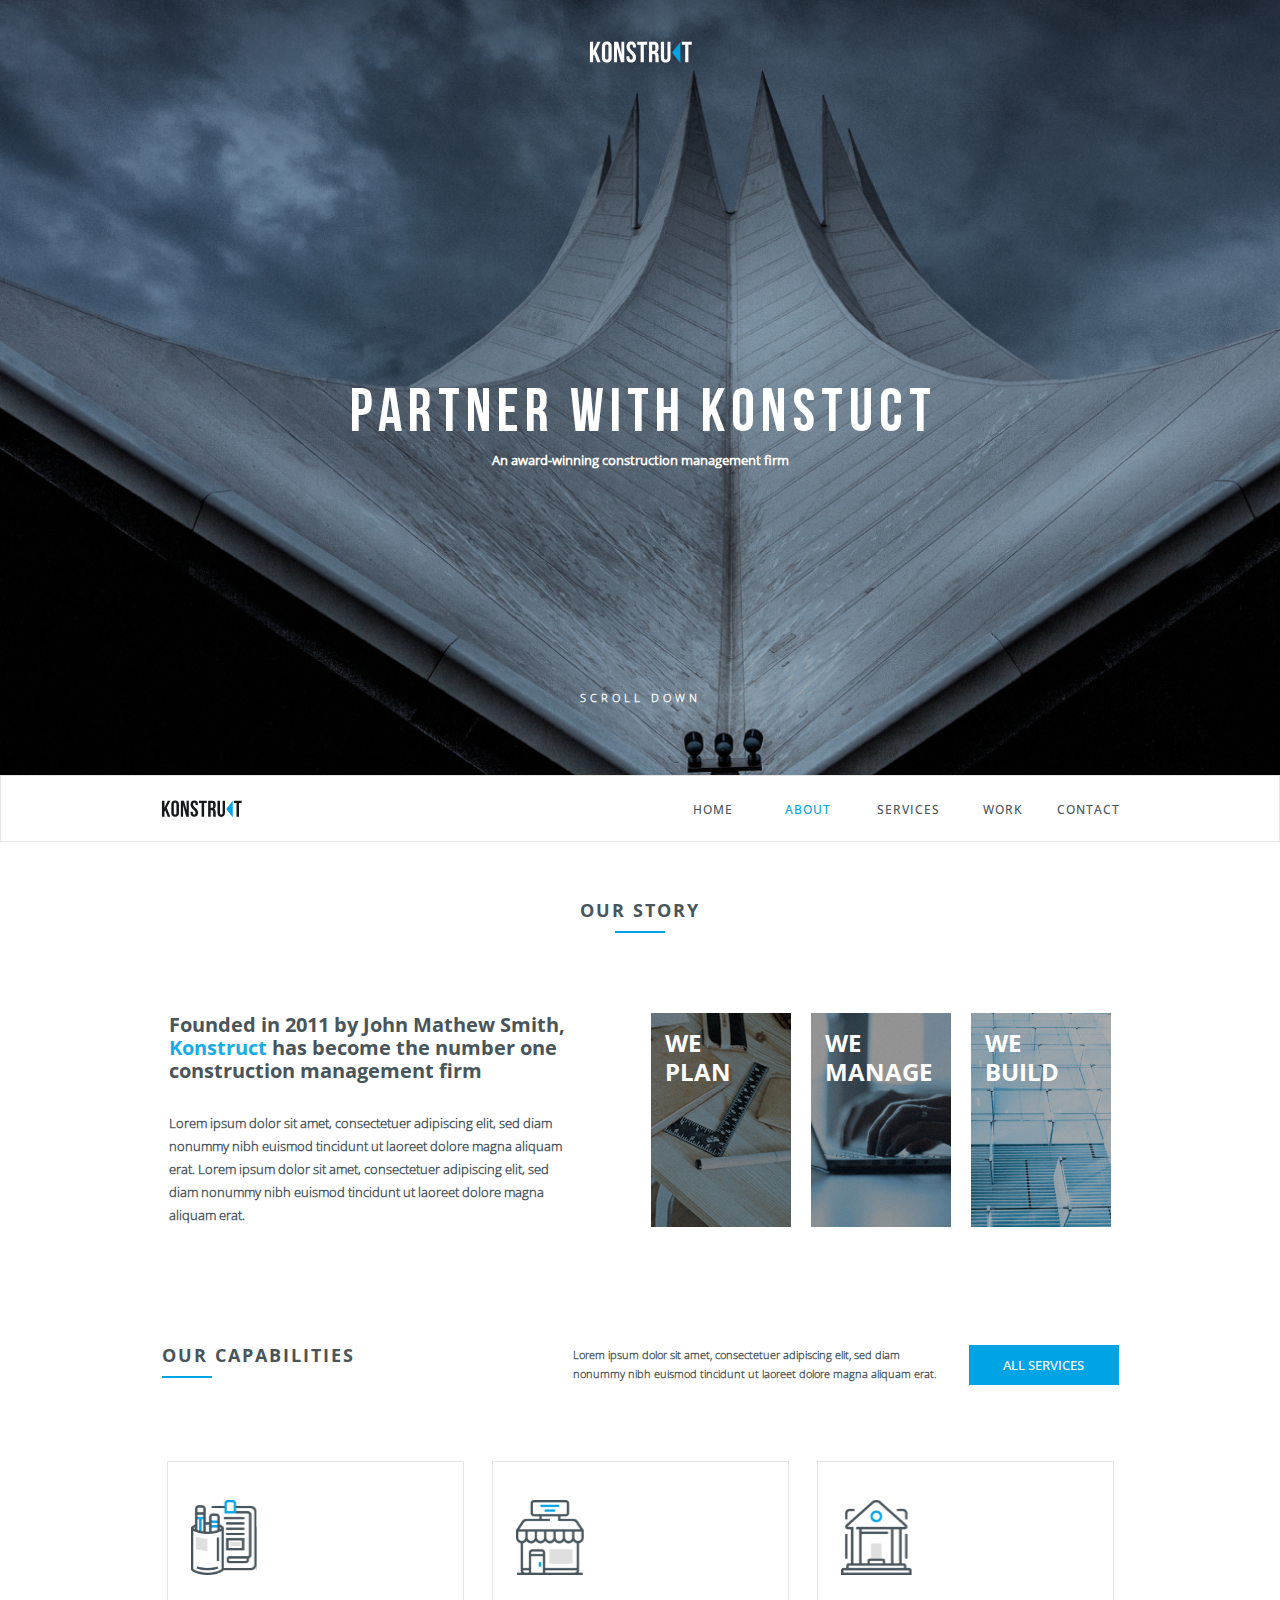
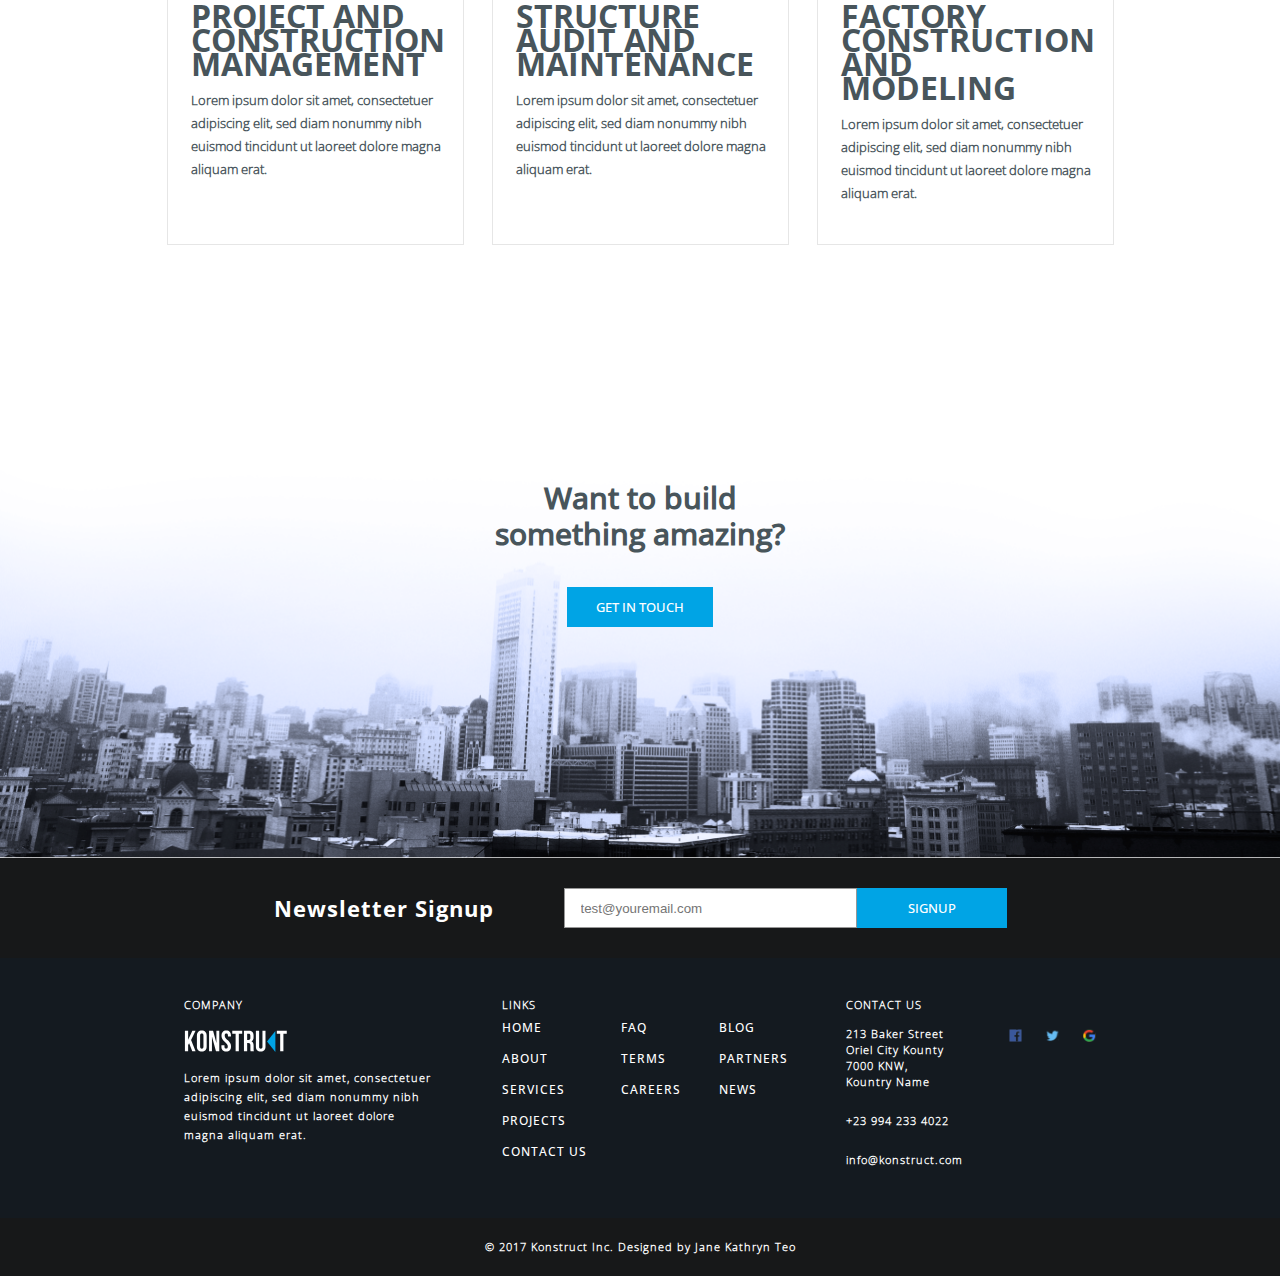
<file: first_site/index.html>
<!DOCTYPE html>
<html lang="en">
    <head>
        <meta charset="UTF-8">
        <title>Konstrukt</title>
        <link rel="stylesheet" type="text/css" href="styles/fonts.css">
        <link rel="stylesheet" type="text/css" href="styles/buttons.css">
        <link rel="stylesheet" type="text/css" href="styles/header.css">
        <link rel="stylesheet" type="text/css" href="styles/main.css">
        <link rel="stylesheet" type="text/css" href="styles/footer.css">
    </head>
    <body>
        <header>
            <section class="header__main">
                <img class="header__logo" src="images/logos/logoWhite.svg">

                <h1 class="header__text-title">
                    PARTNER WITH KONSTUCT
                </h1>
                <h5 class="header__text-subtitle">
                    An award-winning construction management firm
                </h5>
                <h5 class="header__text-subtitle2">
                    SCROLL DOWN
                </h5>
            </section>
        </header>

        <main class="main">
            <section class="main__navbar">
                <img class="main__logo-navbar" src="images/logos/logoBlack.svg">

                <nav class="main__nav-navbar">
                    <a class="main__nav-home" href="#">HOME</a>
                    <a class="main__nav-about" href="#">ABOUT</a>
                    <a class="main__nav-services" href="#">SERVICES</a>
                    <a class="main__nav-work" href="#">WORK</a>
                    <a class="main__nav-contact" href="#">CONTACT</a>
                </nav>
            </section>

            <section class="main__story">
                <h1 class="main__story-title">
                    OUR STORY
                </h1>
                <hr class="main__story-line">
                <section class="main__story-after-title">
                    <section class="main__story-text">
                        <h1 class="main__story-text-first-subtitle">
                            Founded in 2011 by John Mathew Smith,
                            <span class="main__story-text-first-subtitle-blue">
                                Konstruct
                            </span>
                            has become the number one construction
                            management firm
                        </h1>
                        <h1 class="main__story-text-second-subtitle">
                            Lorem ipsum dolor sit amet, consectetuer
                            adipiscing elit, sed diam nonummy nibh
                            euismod tincidunt ut laoreet dolore magna
                            aliquam erat. Lorem ipsum dolor sit amet,
                            consectetuer adipiscing elit, sed diam
                            nonummy nibh euismod tincidunt ut laoreet
                            dolore magna aliquam erat.
                        </h1>
                    </section>

                    <section class="main__story-card">
                        <section class="main__story-first-card">
                            <h1 class="main__story-first-card-text">
                                WE
                                <br>
                                PLAN
                            </h1>
                        </section>

                        <section class="main__story-second-card">
                            <h1 class="main__story-second-card-text">
                                WE
                                <br>
                                MANAGE
                            </h1>
                        </section>

                        <section class="main__story-third-card">
                            <h1 class="main__story-third-card-text">
                                WE
                                <br>
                                BUILD
                            </h1>
                        </section>
                    </section>
                </section>

            </section>

            <section class="main__capabilities">
                <section class="main__cap-header">
                    <section class="main__cap-header-title">
                        <h1 class="main__cap-header-title-text">
                            OUR CAPABILITIES
                        </h1>
                        <hr class="main__cap-header-title-line">
                    </section>

                    <h1 class="main__cap-header-subtitle">
                        Lorem ipsum dolor sit amet, consectetuer
                        adipiscing elit, sed diam
                        <br>
                        nonummy nibh euismod tincidunt ut laoreet
                        dolore magna aliquam erat.
                    </h1>

                    <button class="primary">ALL SERVICES</button>
                </section>

                <section class="main__cap-cards">
                    <section class="main__cap-first-card-border">
                        <section class="main__cap-first-card">
                            <img class="main__cap-first-card-img" src="images/logos/main/1.svg">

                            <h1 class="main__cap-first-card-title">
                                PROJECT AND CONSTRUCTION MANAGEMENT
                            </h1>
                            <h1 class="main__cap-first-card-subtitle">
                                Lorem ipsum dolor sit amet, consectetuer
                                adipiscing elit, sed diam nonummy nibh
                                euismod tincidunt ut laoreet dolore magna
                                aliquam erat.
                            </h1>
                        </section>
                    </section>

                    <section class="main__cap-second-card-border">
                        <section class="main__cap-second-card">
                            <img class="main__cap-second-card-img" src="images/logos/main/2.svg">

                            <h1 class="main__cap-second-card-title">
                                STRUCTURE AUDIT AND MAINTENANCE
                            </h1>
                            <h1 class="main__cap-second-card-subtitle">
                                Lorem ipsum dolor sit amet, consectetuer
                                adipiscing elit, sed diam nonummy nibh euismod
                                tincidunt ut laoreet dolore magna aliquam erat.
                            </h1>
                        </section>
                    </section>

                    <section class="main__cap-third-card-border">
                        <section class="main__cap-third-card">
                            <img class="main__cap-third-card-img" src="images/logos/main/3.svg">

                            <h1 class="main__cap-third-card-title">
                                FACTORY CONSTRUCTION AND MODELING
                            </h1>
                            <h1 class="main__cap-third-card-subtitle">
                                Lorem ipsum dolor sit amet, consectetuer
                                adipiscing elit, sed diam nonummy nibh euismod
                                tincidunt ut laoreet dolore magna aliquam erat.
                            </h1>
                        </section>
                    </section>
                </section>
            </section>

            <section class="main__get-touch">
                <h1 class="main__get-touch-text">
                    Want to build
                    <br>
                    something amazing?
                </h1>

                <button class="get-in-touch">GET IN TOUCH</button>
            </section>

            <section class="main__newsletter">
                <h1 class="main__newsletter-text">
                    Newsletter Signup
                </h1>

                <input class="main__newsletter-email" type="email" placeholder="test@youremail.com"/>

                <button class="primary">SIGNUP</button>
            </section>
        </main>

        <footer class="footer">
            <section class="footer__main">
                <section class="footer__company">
                    <h1 class="footer__company-title">
                        COMPANY
                    </h1>

                    <img class="footer__company-logo" src="images/logos/logoWhite.svg">

                    <h1 class="footer__company-subtitle">
                        Lorem ipsum dolor sit amet, consectetuer
                        <br>
                        adipiscing elit, sed diam nonummy nibh
                        <br>
                        euismod tincidunt ut laoreet dolore
                        <br>
                        magna aliquam erat.
                    </h1>
                </section>

                <section class="footer__links">
                    <h1 class="footer__links-title">
                        LINKS
                    </h1>

                    <section class="footer__links-nav">
                        <nav class="footer__links-first-nav">
                            <a class="footer__links-home" href="#">HOME</a>
                            <a class="footer__links-about" href="#">ABOUT</a>
                            <a class="footer__links-services" href="#">SERVICES</a>
                            <a class="footer__links-projects" href="#">PROJECTS</a>
                            <a class="footer__links-contact-us" href="#">CONTACT US</a>
                        </nav>

                        <nav class="footer__links-second-nav">
                            <a class="footer__links-faq" href="#">FAQ</a>
                            <a class="footer__links-terms" href="#">TERMS</a>
                            <a class="footer__links-careers" href="#">CAREERS</a>
                        </nav>

                        <nav class="footer__links-third-nav">
                            <a class="footer__links-blog" href="#">BLOG</a>
                            <a class="footer__links-partners" href="#">PARTNERS</a>
                            <a class="footer__links-news" href="#">NEWS</a>
                        </nav>
                    </section>
                </section>

                <section class="footer__contact-us">
                    <h1 class="footer__contact-us-title">
                        CONTACT US
                    </h1>

                    <h1 class="footer__contact-us-street">
                        213 Baker Street
                        <br>
                        Oriel City Kounty
                        <br>
                        7000 KNW,
                        <br>
                        Kountry Name
                    </h1>
                    <h1 class="footer__contact-us-number">
                        +23 994 233 4022
                    </h1>
                    <h1 class="footer__contact-us-email">
                        info@konstruct.com
                    </h1>
                </section>

                <section class="footer__logos">
                    <a href="#">
                        <img src="images/logos/footer/facebook.svg">
                    </a>
                    <a href="#">
                        <img src="images/logos/footer/twitter.svg">
                    </a>
                    <a href="#">
                        <img src="images/logos/footer/google.svg">
                    </a>
                </section>
            </section>

            <section class="footer__copyright">
                <h1 class="footer__copyright-text">
                    © 2017 Konstruct Inc. Designed by Jane Kathryn Teo
                </h1>
            </section>
        </footer>
    </body>
</html>
                <!--<button class="primary">ALL SERVICES</button>
                <button class="primary">GET IN TOUCH</button>
                <button class="primary">SIGNUP</button>-->
</file>
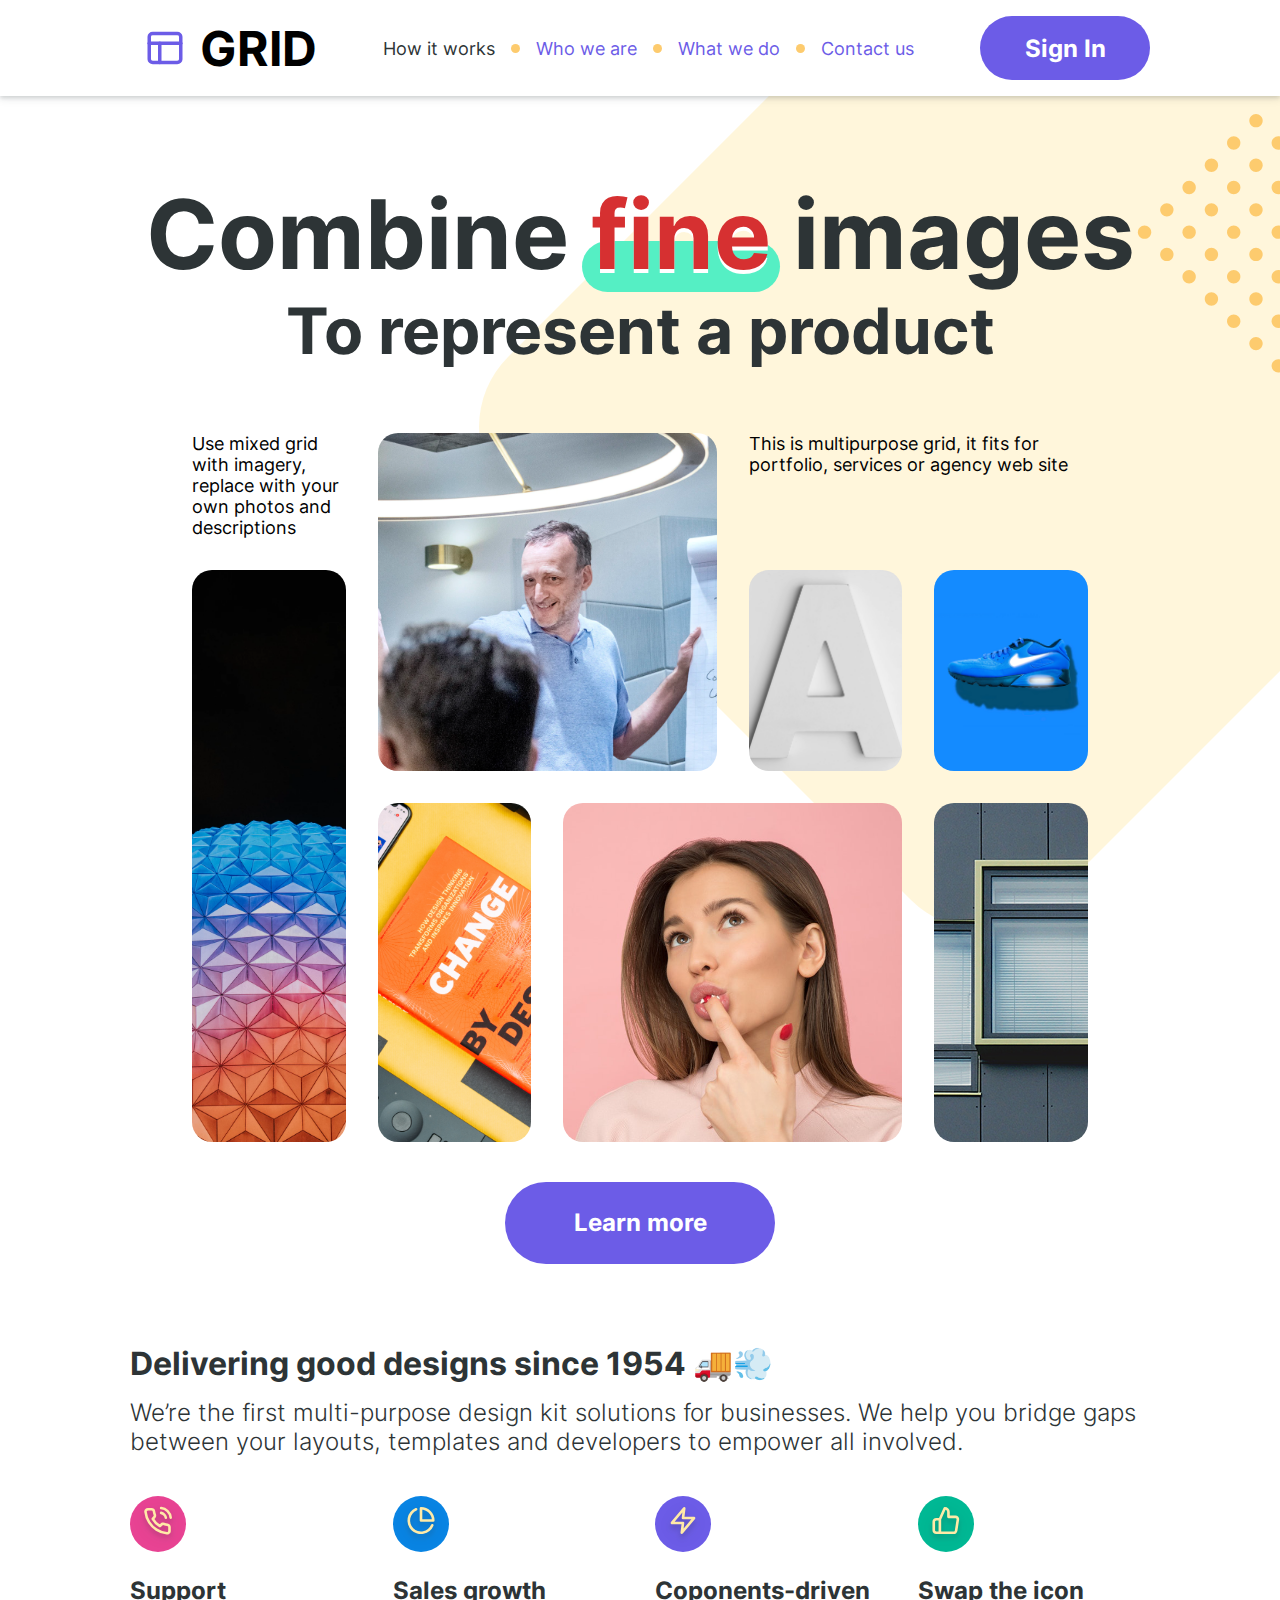
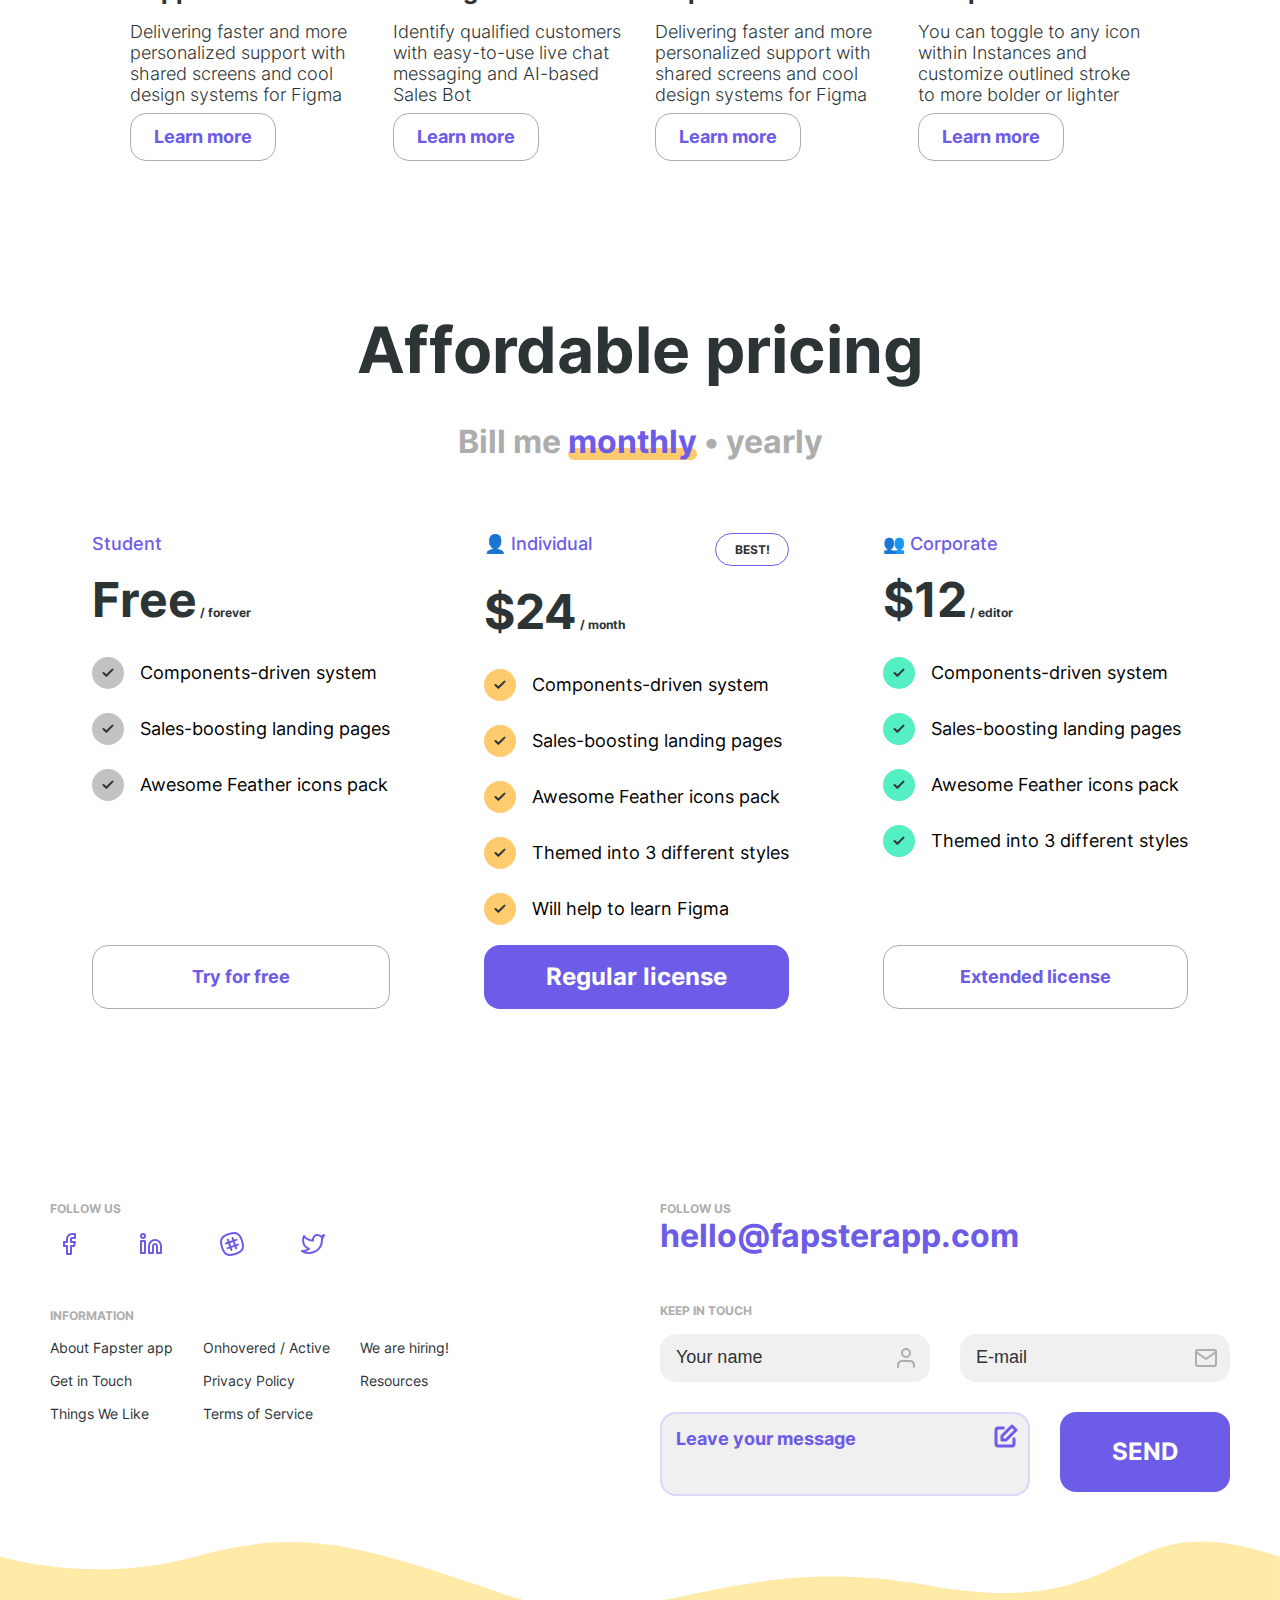
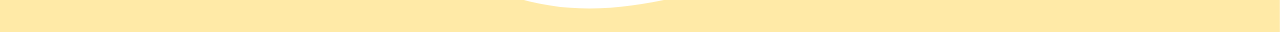
<file: site_with_adaptive_layout/index.html>
<!DOCTYPE html>
<html lang="en">
<head>
    <title>Grid</title>
    <meta charset="UTF-8">
    <meta name="viewport" content="width=device-width, initial-scale=1">
    <link rel="stylesheet" type="text/css" href="style/fonts.css">
    <link rel="stylesheet" type="text/css" href="style/index.css">
    <link rel="stylesheet" type="text/css" href="style/button.css">
    <link rel="stylesheet" type="text/css" href="style/header.css">
    <link rel="stylesheet" type="text/css" href="style/main.css">
    <link rel="stylesheet" type="text/css" href="style/about.css">
    <link rel="stylesheet" type="text/css" href="style/price.css">
    <link rel="stylesheet" type="text/css" href="style/footer.css">
</head>
<body>
    <header class="header">
        <div class="header-logo">
            <img src="images/icons/icon-menu.svg" class="header-burger-menu">
            <img src="images/icons/icon-layout.svg" class="header-logo-img">
            <span class="header-logo-title">GRID</span>
        </div>

        <nav class="header-nav">
            <span class="header-link-active">How it works</span>
            <div class="header-link-point"></div>
            <a class="header-link" href="#history">Who we are</a>
            <div class="header-link-point"></div>
            <a class="header-link" href="#price">What we do</a>
            <div class="header-link-point"></div>
            <a class="header-link" href="#contact">Contact us</a>
        </nav>

        <button class="primary-button-corner header-button">Sign In</button>
    </header>

    <main class="main">
        <img class="main-background-rectangle" src="images/background/rectangle.svg">
        <img class="main-background-dots" src="images/background/dots.svg">
        <div class="main-background-wave"></div>

        <div class="main-text">
            <p class="main-text-title">
                Combine <span><span class="main-text-fine">fine</span> images</span>
            </p>
            <p class="main-text-subtitle">To represent a product</p>
        </div>

        <a href="#price" class="main-arrow-down" >
            <img src="images/icons/icon-arrow-right.svg">
            <div></div>
        </a>

        <div class="main-grid">
            <div class="main-grid-text1">
                Use mixed grid with imagery, replace with your own photos and descriptions
            </div>
            <div class="main-grid-text2">
                This is multipurpose grid, it fits for portfolio, services or agency web site
            </div>
            <img class="main-grid-image1" src="images/photos/image1.png">
            <img class="main-grid-image2" src="images/photos/image2.png">
            <img class="main-grid-image3" src="images/photos/image3.png">
            <img class="main-grid-image4" src="images/photos/image4.png">
            <img class="main-grid-image5" src="images/photos/image5.png">
            <img class="main-grid-image6" src="images/photos/image6.png">
            <img class="main-grid-image7" src="images/photos/image7.png">
        </div>

        <button class="primary-button-corner main-button">Learn more</button>
    </main>

    <section class="about" id="history">
        <p class="about-title">Delivering good designs since 1954 🚚💨</p>
        <p class="about-subtitle">
            We’re the first multi-purpose design kit solutions for businesses. We help you bridge
            gaps between your layouts, templates and developers to empower all involved.
        </p>

        <div class="about-cards">
            <div class="about-card">
                <img class="about-card-img1" src="images/icons/icon-phone-call.svg">
                <p class="about-card-title">Support</p>
                <p class="about-card-description">
                    Delivering faster and more personalized support with
                    shared screens and cool design systems for Figma
                </p>
                <button class="default-button about-button">Learn more</button>
            </div>
            <div class="about-card">
                <img class="about-card-img2" src="images/icons/icon-pie-chart.svg">
                <p class="about-card-title">Sales growth</p>
                <p class="about-card-description">
                    Identify qualified customers with easy-to-use live
                    chat messaging and AI-based Sales Bot
                </p>
                <button class="default-button about-button">Learn more</button>
            </div>
            <div class="about-card">
                <img class="about-card-img3" src="images/icons/icon-zap.svg">
                <p class="about-card-title">Coponents-driven</p>
                <p class="about-card-description">
                    Delivering faster and more personalized support with
                    shared screens and cool design systems for Figma
                </p>
                <button class="default-button about-button">Learn more</button>
            </div>
            <div class="about-card">
                <img class="about-card-img4" src="images/icons/icon-thumbs-up.svg">
                <p class="about-card-title">Swap the icon</p>
                <p class="about-card-description">
                    You can toggle to any icon within Instances and customize
                    outlined stroke to more bolder or lighter
                </p>
                <button class="default-button about-button">Learn more</button>
            </div>
        </div>
    </section>

    <section class="price" id="price">
        <h1 class="price-title">Affordable pricing</h1>
        <h3 class="price-subtitle">Bill me <span>monthly</span> • yearly</h3>

        <div class="price-cards">
            <div class="price-card">
                <div>
                    <div class="price-card-title">Student</div>
                    <div class="price-card-amount"><span>Free</span> / forever</div>
                    <ul class="price-card-service">
                        <li>Components-driven system</li>
                        <li>Sales-boosting landing pages</li>
                        <li>Awesome Feather icons pack</li>
                    </ul>
                </div>

                <button class="default-button price-button">Try for free</button>
            </div>

            <div class="price-card">
                <div>
                    <div class="price-card-title">
                        <span>👤 Individual</span>
                        <div class="price-card-title-tile">BEST!</div>
                    </div>
                    <div class="price-card-amount"><span>$24</span> / month</div>
                    <ul class="price-card-service">
                        <li>Components-driven system</li>
                        <li>Sales-boosting landing pages</li>
                        <li>Awesome Feather icons pack</li>
                        <li>Themed into 3 different styles</li>
                        <li>Will help to learn Figma</li>
                    </ul>
                </div>

                <button class="primary-button price-button">Regular license</button>
            </div>

            <div class="price-card">
                <div>
                    <div class="price-card-title">👥 Corporate</div>
                    <div class="price-card-amount"><span>$12</span> / editor</div>
                    <ul class="price-card-service">
                        <li>Components-driven system</li>
                        <li>Sales-boosting landing pages</li>
                        <li>Awesome Feather icons pack</li>
                        <li>Themed into 3 different styles</li>
                    </ul>
                </div>

                <button class="default-button price-button">Extended license</button>
            </div>
        </div>
    </section>

    <footer class="footer" id="contact">
        <div class="footer-info">
            <div class="footer-info-socials">
                <h3 class="footer-socials-title">FOLLOW US</h3>
                <div class="footer-socials-container">
                    <a href="#">
                        <img src="images/icons/icon-facebook.svg" alt="Иконка Facebook">
                    </a>
                    <a href="#">
                        <img src="images/icons/icon-linkedin.svg" alt="Иконка LinkedIn">
                    </a>
                    <a href="#">
                        <img src="images/icons/icon-slack.svg" alt="Иконка Slack">
                    </a>
                    <a href="#">
                        <img src="images/icons/icon-twitter.svg" alt="Иконка Twitter">
                    </a>
                </div>
            </div>
            <div>
                <h3 class="footer-links-title">INFORMATION</h3>
                <div class="footer-links-container">
                    <a href="#"><span>About Fapster app</span></a>
                    <a href="#"><span>Get in Touch</span></a>
                    <a href="#"><span>Things We Like</span></a>
                    <a href="#"><span>Onhovered / Active</span></a>
                    <a href="#"><span>Privacy Policy</span></a>
                    <a href="#"><span>Terms of Service</span></a>
                    <a href="#"><span>We are hiring!</span></a>
                    <a href="#"><span>Resources</span></a>
                </div>
            </div>
        </div>
        <div class="footer-forms">
            <div class="footer-forms-follow">
                <h3 class="footer-follow-title">FOLLOW US</h3>
                <span class="footer-follow-email">hello@fapsterapp.com</span>
            </div>
            <div class="footer-forms-feedback">
                <h3 class="footer-feedback-title">KEEP IN TOUCH</h3>
                <form class="footer-feedback-form">
                    <div>
                        <label class="feedback-name-input-container">
                            <input type="text" placeholder="Your name">
                            <div></div>
                        </label>
                        <label class="feedback-email-input-container">
                            <input type="text" placeholder="E-mail">
                            <div></div>
                        </label>
                        </div>

                    <div>
                        <label class="feedback-textarea-container">
                            <textarea placeholder="Leave your message"></textarea>
                            <div></div>
                        </label>
                        <button type="button" class="primary-button">SEND</button>
                    </div>
                </form>
            </div>
        </div>
    </footer>

    <script> </script>
</body>
</html>
</file>
<file: first_site/styles/fonts.css>
@font-face {
    font-family: BebasNeueB;
    src: url("../fonts/BebasNeueBold.ttf");
}

@font-face {
    font-family: OpenSansR;
    src: url("../fonts/OpenSans-Regular.ttf");
}

@font-face {
    font-family: OpenSansM;
    src: url("../fonts/OpenSans-Medium.ttf");
}

@font-face {
    font-family: OpenSansL;
    src: url("../fonts/OpenSans-Light.ttf");
}

@font-face {
    font-family: OpenSansB;
    src: url("../fonts/OpenSans-Bold.ttf");
}
</file>
<file: first_site/styles/buttons.css>
.primary {
    color: white;
    background: #00A4E5;
    font-family: OpenSansM, sans-serif;
    width: 150px;
    height: 40px;
    font-size: 13px;
    padding: 11px 29px;
    border: none;
    cursor: pointer;
}

.get-in-touch {
    color: white;
    margin-bottom: 231px;
    background: #00A4E5;
    font-family: OpenSansM, sans-serif;
    font-size: 13px;
    padding: 11px 29px;
    border: none;
    cursor: pointer;
}

.primary:hover,
.get-in-touch:hover {
    background: #0074a2;
}


.primary:active,
.get-in-touch:hover {
    background: #244e5e;
}
</file>
<file: first_site/styles/header.css>
body {
    margin: 0;
}

.header__main {
    display: flex;
    align-items: center;
    flex-direction: column;
    background-image: url("../images/background/bgHead.png");
    background-size: cover;
}

.header__logo {
    margin-top: 41px;
}

.header__text-title,
.header__text-subtitle,
.header__text-subtitle2 {
    margin: 0;
    color: white;
}

.header__text-title {
    margin-top: 317px;
    margin-left: 6px;
    font-size: 60px;
    line-height: 70px;
    letter-spacing: 6px;
    font-family: BebasNeueB, sans-serif;
}

.header__text-subtitle {
    margin-bottom: 221px;
    line-height: 19px;
    font-family: OpenSansR, sans-serif;
}

.header__text-subtitle2 {
    margin-bottom: 71px;
    font-size: 11px;
    line-height: 13px;
    letter-spacing: 4px;
    font-family: OpenSansL, sans-serif;
}
</file>
<file: first_site/styles/main.css>
/*SECTION NAVBAR*/

.main {
    background: #FFFFFF;
}

.main__navbar {
    display: flex;
    justify-content: center;
    align-items: center;
    height: 65px;
    border: 1px solid #E6E6E6;
}

.main__nav-navbar{
    margin-left: 451px;
}

.main__nav-navbar a {
    text-decoration: none;
    font-size: 12px;
    line-height: 14px;
    letter-spacing: 1px;
    font-family: OpenSansM, sans-serif;
}

.main__nav-home:hover,
.main__nav-services:hover,
.main__nav-work:hover,
.main__nav-contact:hover {
    color: #0075ad;
}

.main__nav-home,
.main__nav-services,
.main__nav-work,
.main__nav-contact {
    color: #48555B;
}

.main__nav-about {
    color: #00A4E5;
    margin-left: 48px;
}

.main__nav-services {
    margin-left: 42px;
}

.main__nav-work {
    margin-left: 39px;
}

.main__nav-contact {
    margin-left: 30px;
}

/*SECTION OUR STORY*/

.main__story {
    display: flex;
    flex-direction: column;
    justify-content: center;
    align-items: center;
    margin-top: 58px;

}

.main__story-title {
    color: #48555B;
    font-size: 18px;
    line-height: 21px;
    letter-spacing: 2px;
    font-family: OpenSansB, sans-serif;
}

.main__story-title,
.main__story-text-first-subtitle,
.main__story-text-second-subtitle,
.main__story-first-card-text,
.main__story-second-card-text,
.main__story-third-card-text,
.main__story-line {
    margin: 0;
}

.main__story-line {
    margin-top: 10px;
    border: 0;
    width: 50px;
    height:2px;
    background-color: #00A4E5;
}

.main__story-after-title {
    display: flex;
    justify-content: center;
    margin-top: 80px;
}

.main__story-text {
    display: flex;
    flex-direction: column;
    margin-right: 77px;
    width: 405px;
}

.main__story-text-first-subtitle {
    color: #48555B;
    font-size: 20px;
    line-height: 23px;
    font-family: OpenSansB, sans-serif;
}

.main__story-text-first-subtitle-blue {
    color: #16ACE8;
}

.main__story-text-second-subtitle {
    margin-top: 30px;
    color: #48555B;
    font-size: 13px;
    line-height: 23px;
    font-family: OpenSansL, sans-serif;
}

.main__story-card {
    display: flex;
    justify-content: center;
}

.main__story-first-card,
.main__story-second-card,
.main__story-third-card {
    width: 140px;
}

.main__story-first-card,
.main__story-second-card {
    margin-right: 20px;
}

.main__story-first-card {
    background-image: url("../images/gallery/1.png");
}

.main__story-second-card {
    background-image: url("../images/gallery/2.png");
}

.main__story-third-card {
    background-image: url("../images/gallery/3.png");
}

.main__story-first-card-text,
.main__story-second-card-text,
.main__story-third-card-text {
    color: #FFFFFF;
    margin-top: 15px;
    margin-left: 14px;
    font-size: 24px;
    line-height: 29px;
    font-family: OpenSansB, sans-serif;
}

/*OUR CAPABILITIES*/

.main__capabilities {
    margin-top: 118px;
    display: flex;
    flex-direction: column;
    align-items: center;
}

.main__cap-header {
    display: flex;
    justify-content: center;
}

.main__cap-header-title {
    display: flex;
    flex-direction: column;
    justify-content: flex-start;
    margin-right: 218px;
}

.main__cap-cards {
    display: flex;
    justify-content: center;
}


.main__cap-header-title-text,
.main__cap-header-subtitle,
.main__cap-first-card-title,
.main__cap-first-card-subtitle,
.main__cap-second-card-title,
.main__cap-second-card-subtitle,
.main__cap-third-card-title,
.main__cap-third-card-subtitle,
.main__cap-header-title-line {
    margin: 0;
}

.main__cap-header-title-line {
    margin-top: 10px;
    border: 0;
    width: 50px;
    height:2px;
    background-color: #00A4E5;
}

.main__cap-header-title-text {
    color: #48555B;
    font-size: 18px;
    line-height: 21px;
    letter-spacing: 2px;
    font-family: OpenSansB, sans-serif;
}

.main__cap-header-subtitle{
    color: #48555B;
    margin-right: 32px;
    font-size: 11px;
    line-height: 19px;
    font-family: OpenSansL, sans-serif;
}

.main__cap-cards {
    margin-top: 76px;
}

.main__cap-first-card-border,
.main__cap-second-card-border,
.main__cap-third-card-border {
    width: 295px;
    border: 1px solid #E6E6E6;
}

.main__cap-first-card-border,
.main__cap-second-card-border {
    margin-right: 28px;
}

.main__cap-first-card,
.main__cap-second-card,
.main__cap-third-card {
    margin: 38px 22px 39px 23px;
}

.main__cap-first-card-title,
.main__cap-second-card-title,
.main__cap-third-card-title {
    color: #48555B;
    margin-top: 25px;
    line-height: 24px;
    font-family: OpenSansB, sans-serif;
}

.main__cap-first-card-subtitle,
.main__cap-second-card-subtitle,
.main__cap-third-card-subtitle {
    color: #48555B;
    margin-top: 13px;
    font-size: 13px;
    line-height: 23px;
    font-family: OpenSansL, sans-serif;
}

/*GET IN TOUCH*/

.main__get-touch {
    margin-top: 115px;
    display: flex;
    flex-direction: column;
    align-items: center;
    background-image: url("../images/background/bgFoot.png");
    background-size: cover;
}

.main__get-touch-text {
    margin-top: 120px;
    margin-bottom: 35px;
    color: #48555B;
    text-align: center;
    font-size: 30px;
    line-height: 36px;
    font-family: OpenSansM, sans-serif;
}

/*NEWSLETTER*/

.main__newsletter {
    background: #171819;
    padding: 30px 0 30px 0;
    display: flex;
    justify-content: center;
    align-items: center;
}

.main__newsletter-text {
    margin: 0 70px 0 0;
    color: #FFFFFF;
    font-size: 22px;
    line-height: 26px;
    letter-spacing: 1px;
    font-family: OpenSansB, sans-serif;
}

.main__newsletter-email {
    padding: 12px 98px 11px 16px;
    border: 1px solid #979797;
}

.main__newsletter-email:focus {
    outline: none
}
</file>
<file: first_site/styles/footer.css>
.footer__main {
    background: #141A20;
    padding: 40px 0 42px 0;
    display: flex;
    justify-content: center;
}

.footer__company,
.footer__links,
.contact-us {
    display: flex;
    flex-direction: column;
    align-items: flex-start;
}

.footer__company {
    margin-right: 71px;
}

.footer__links {
    margin-right: 58px;
}

.footer__contact-us {
    margin-right: 46px;
}

.footer__links-nav {
    display: flex;
    justify-content: flex-start;
}

.footer__links-first-nav,
.footer__links-second-nav,
.footer__links-third-nav {
    display: flex;
    flex-direction: column;
}

.footer__links-first-nav {
    margin-right: 34px;
}

.footer__links-second-nav {
    margin-right: 38px;
}

.footer__logos {
    width: 87px;
    display: flex;
    justify-content: space-between;
}

.footer__main h1,
.footer__links-nav a {
    color: #FFFFFF;
}

.footer__links-nav a:hover {
    color: #16ACE8;
}

.footer__company-title,
.footer__company-subtitle,
.footer__links-title,
.footer__contact-us-title,
.footer__contact-us-street,
.footer__contact-us-number,
.footer__contact-us-email,
.footer__copyright-text {
    margin: 0;
}

.footer__company-title,
.footer__links-title,
.footer__contact-us-title {
    font-size: 11px;
    line-height: 13px;
    letter-spacing: 1px;
    font-family: OpenSansL, sans-serif;
}

.footer__company-title {
    margin-bottom: 19px;
}

.footer__company-logo {
    margin-bottom: 15px;
}

.footer__company-subtitle {
    font-size: 11px;
    line-height: 19px;
    letter-spacing: 1px;
    font-family: OpenSansL, sans-serif;
}

.footer__links-title {
    margin-bottom: 10px;
}

.footer__links-nav a {
    margin-bottom: 17px;
    text-decoration: none;
    font-size: 12px;
    line-height: 14px;
    letter-spacing: 1px;
    font-family: OpenSansM, sans-serif;
}

.footer__contact-us-title {
    margin-bottom: 15px;
}

.footer__contact-us-street,
.footer__contact-us-number,
.footer__contact-us-email {
    font-size: 11px;
    line-height: 16px;
    letter-spacing: 1px;
    font-family: OpenSansL, sans-serif;
}

.footer__contact-us-street {
    margin-bottom: 23px;
}

.footer__contact-us-number {
    margin-bottom: 23px;
}

.footer__logos {
    width: 87px;
    height: 13px;
    margin-top: 30px;
    display: flex;
    justify-content: space-between;
}

.footer__copyright {
    background: #171819;
    display: flex;
    justify-content: center;
    padding: 22px 0 23px 0;;
}

.footer__copyright-text {
    color: #FFFFFF;
    font-size: 11px;
    line-height: 13px;
    letter-spacing: 1px;
    font-family: OpenSansL, sans-serif;
}
</file>
<file: site_with_adaptive_layout/style/fonts.css>
@font-face {
    font-family: InterB;
    src: url("../fonts/Inter/Inter-Bold.ttf");
}

@font-face {
    font-family: InterM;
    src: url("../fonts/Inter/Inter-Medium.ttf");
}

@font-face {
    font-family: InterR;
    src: url("../fonts/Inter/Inter-Regular.ttf");
}

@font-face {
    font-family: InterL;
    src: url("../fonts/Inter/Inter-Light.ttf");
}
</file>
<file: site_with_adaptive_layout/style/index.css>
:root {
    --color-white: #FFFFFF;
    --color-black: #2D3436;
    --color-gray-64: #5C5C5C;
    --color-gray-48: #858585;
    --color-gray-32: #ADADAD;
    --color-gray-24: #C2C2C2;

    --color-blue-dark: #0984E3;
    --color-blue-light: #74B9FF;

    --color-green-dark: #00B894;
    --color-green-light: #55EFC4;

    --color-yellow-dark: #FDCB6E;
    --color-yellow-light: #FFEAA7;

    --color-red-dark: #D63031;
    --color-red-light: #FF7675;

    --color-purple-dark: #6C5CE7;
    --color-purple-light: #A29BFE;

    --color-pink-dark: #E84393;
    --color-pink-light: #FD79A8;

    --fontfamily-b: InterB, sans-serif;
    --fontfamily-m: InterM, sans-serif;
    --fontfamily-r: InterR, sans-serif;
    --fontfamily-l: InterL, sans-serif;

    --animation-speed: .3s;
    --animation-func: ease;
    --animation: var(--animation-speed) var(--animation-func);
}

body {
    margin: 0;
}

body * {
    box-sizing: border-box;
}
</file>
<file: site_with_adaptive_layout/style/button.css>
.primary-button,
.primary-button-corner,
.default-button {
    border-radius: 16px;
    font-size: 24px;
    font-family: var(--fontfamily-b);
    cursor: pointer;
    outline: none;
}

.primary-button,
.primary-button-corner {
    border: none;
    color: var(--color-white);
    background: var(--color-purple-dark);
    transition: background var(--animation);
}

.primary-button-corner {
    border-radius: 999px;
}

.primary-button:hover,
.primary-button-corner:hover,
.primary-button:focus,
.primary-button-corner:focus {
    background: var(--color-purple-light);
}

.default-button {
    background: transparent;
    color: var(--color-purple-dark);
    border: 1px solid var(--color-gray-32);
    transition: color var(--animation), border-color var(--animation);
}

.default-button:hover,
.default-button:focus {
    color: var(--color-purple-light);
    border-color: var(--color-gray-24);
}
</file>
<file: site_with_adaptive_layout/style/header.css>
.header {
    display: flex;
    justify-content: space-between;
    align-items: center;
    padding: 16px 130px;
    box-shadow: 0px 4px 8px 0px rgba(38, 50, 56, 0.08), 0px 2px 4px 0px rgba(38, 50, 56, 0.16);

}

.header-logo  {
    display: flex;
    align-items: center;
}

.header-logo-title {
    font-size: 48px;
    font-family: var(--fontfamily-b);
}

.header-nav {
    display: flex;
    align-items: center;
}

.header-link {
    text-decoration: none;
    font-size: 18px;
    font-family: var(--fontfamily-r);
    color: var(--color-purple-dark);
    outline: none;
    transition: color var(--animation);
}

.header-link:hover,
.header-link:focus {
    color: var(--color-purple-light);
}

.header-link-active {
    font-size: 18px;
    font-family: var(--fontfamily-r);
    color: var(--color-black);
}

.header-link-point {
    height: 9px;
    width: 9px;
    border-radius: 50%;
    margin: 0 16px;
    background: var(--color-yellow-dark);
}

.header-button {
    width: 170px;
    height: 64px;
}

.header-burger-menu {
    display: none;
}

@media (max-width: 1200px) {
    .header {
        padding-left: 5px;
        padding-right: 15px;
    }
}

@media (max-width: 950px) {
    .header-nav {
        display: none;
    }

    .header-logo-img {
        display: none;
    }

    .header-burger-menu {
        display: initial;
    }

    .header-logo-title {
        font-size: 24px;
        color: var(--color-gray-64)
    }

    .header-button {
        width: 128px;
        height: 40px;
        border-radius: 8px;
        font-size: 18px;
        font-family: var(--fontfamily-m);
    }
}
</file>
<file: site_with_adaptive_layout/style/main.css>
.main {
    position: relative;
    display: flex;
    flex-direction: column;
    align-items: center;
}

.main-text {
    display: flex;
    flex-direction: column;
    align-items: center;
    padding-top: 80px;
    padding-bottom: 64px;
}

.main-text-title,
.main-text-subtitle {
    color: var(--color-black);
    font-family: var(--fontfamily-b);
    margin: 0;
}

.main-text-title {
    font-size: 96px;
}

.main-text-subtitle {
    font-size: 64px;
}

.main-text-fine {
    position: relative;
    color: var(--color-red-dark);
    text-shadow: 0 4px 0 var(--color-white);
}

.main-text-fine::after {
    content: '';
    position: absolute;
    left: -5%;
    bottom: 0;
    display: block;
    width: 110%;
    height: 51px;
    border-radius: 999px;
    z-index: -1;
    background: var(--color-green-light);
}

.main-grid {
    display: grid;
    grid-template-columns: repeat(5, 1fr);
    grid-template-rows: repeat(3, auto);
    grid-gap: 32px;
    width: 70%;
}

.main-grid img {
    width: 100%;
    height: 100%;
    border-radius: 20px;
    object-fit: cover;
}

.main-grid-text1,
.main-grid-text2 {
    font-size: 18px;
    font-family: var(--fontfamily-r);
}

.main-grid-text1 {
    grid-column: 1 / 2;
    grid-row: 1 / 2;
}

.main-grid-text2 {
    grid-column: 4 / span 2;
    grid-row: 1 / 2;
}

.main-grid-image1 {
    grid-column: 1 / 2;
    grid-row: 2 / span 2;
}

.main-grid-image2 {
    grid-column: 2 / span 2;
    grid-row: 1 / span 2;
}

.main-grid-image3 {
    grid-column: 2 / 3;
    grid-row: 3 / 4;
}

.main-grid-image4 {
    grid-column: 3 / 5;
    grid-row: 3 / 4;
}

.main-grid-image5 {
    grid-column: 4 / 5;
    grid-row: 2 / 3;
}

.main-grid-image6 {
    grid-column: 5 / 6;
    grid-row: 2 / 3;
}

.main-grid-image7 {
    grid-column: 5 / 6;
    grid-row: 3 / 4;
}

.main-button {
    margin-top: 40px;
    width: 270px;
    height: 82px;
}

.main-background-wave {
    display: none;
    position: absolute;
    width: 100%;
    top: -70px;
    height: 450px;
    background: url("../images/background/mobile_wave.svg") repeat-x;
    opacity: .4;
    z-index: -3;
}

.main-background-rectangle,
.main-background-dots {
    position: absolute;
    top: 0;
    right: 0;
    z-index: -2;
}

.main-background-rectangle {
    opacity: .4;
}

.main-background-dots {
    top: 18px;
}

.main-arrow-down {
    position: relative;
    display: none;
    align-items: center;
    justify-content: center;
    width: 64px;
    height: 64px;
}

.main-arrow-down > div {
    position: absolute;
    top: 0;
    left: 0;
    width: 100%;
    height: 100%;
    background: var(--color-white);
    border-radius: 50%;
    opacity: .80;
    z-index: -1;
}

@keyframes arrowDown {
    0% {
        transform: translateY(0);
    }
    5% {
        transform: translateY(-10px);
    }
    10% {
        transform: translateY(15px);
    }
    15% {
        transform: translateY(-5px);
    }
    20% {
        transform: translateY(-0px);
    }

}

@media(max-width: 1200px) {
    .main-grid {
        width: 80%;
    }
}

@media (max-width: 1100px) {
    .main-background-rectangle {
        width: 60%;
    }

    .main-background-dots {
        width: 20%;
    }

    .main-text-title {
        font-size: 8vw;
    }

    .main-text-subtitle {
        font-size: 5vw;
    }

    .main-text-fine::after {
        height: 47%;
    }

    .main-grid {
        width: 90vw;
        grid-gap: 3vw;
    }
}

@media (max-width: 950px) {
    .main-button {
        height: 52px;
        width: 200px;
    }
}

@media (max-width: 700px) {
    .main-grid {
        width: 95vw;
    }
}

@media (max-width: 500px) {
    .main {
        overflow: hidden;
    }

    .main-background-rectangle {
        width: 75%;
    }

    .main-background-dots {
        width: 30%;
    }

    .main-background-wave {
        display: flex;
    }

    .main-text {
        padding-bottom: 24px;
    }

    .main-text-title {
        display: flex;
        flex-direction: column;
        align-items: center;
        font-size: 15vw;
    }

    .main-text-title span {
        font-family: var(--fontfamily-m);
        font-size: 11vw;
    }

    .main-text-subtitle {
        margin-top: 16px;
        font-size: 7vw;
        font-family: var(--fontfamily-m);
    }

    .main-grid {
        margin-top: 24px;
        width: 120vw;
    }

    .main-grid-text1,
    .main-grid-text2 {
        display: none;
    }

    .main-grid-image1 {
        grid-column: 1 / 2;
        grid-row: 2 / 10;
    }

    .main-grid-image2 {
        grid-column: 2 / 5;
        grid-row: 1 / 8;
    }

    .main-grid-image3 {
        grid-column: 2 / 4;
        grid-row: 8 / 11;
    }

    .main-grid-image4 {
        grid-column: 4 / 6;
        grid-row: 8 / 13;
    }

    .main-grid-image5 {
        grid-column: 5 / 6;
        grid-row: 3 / 8;
    }

    .main-grid-image6 {
        grid-column: 1 / 2;
        grid-row: 10 / 14;
    }

    .main-grid-image7 {
        grid-column: 2 / 4;
        grid-row: 11 / 16;
    }


    .main-button {
        height: 37px;
        width: 130px;
        font-size: 14px;
    }

    .main-arrow-down {
        display: flex;
    }


    .main-arrow-down img {
        animation: arrowDown 4s ease .5s infinite;
    }
}
</file>
<file: site_with_adaptive_layout/style/about.css>
.about {
    padding: 80px 130px;
}

.about-title {
    font-family: var(--fontfamily-b);
    font-size: 32px;
    color: var(--color-black);
    margin: 0;
}

.about-subtitle {
    font-family: var(--fontfamily-l);
    font-size: 24px;
    color: var(--color-black);
    margin: 15px 0 0;
}

.about-cards {
    margin-top: 40px;
    display: grid;
    grid-template-columns: repeat(4, 1fr);
    grid-gap: 30px;
}

.about-card {
    display: flex;
    flex-direction: column;
}

.about-card-img1,
.about-card-img2,
.about-card-img3,
.about-card-img4 {
    border-radius: 50%;
    width: 56px;
    height: 56px;
}

.about-card-img1 {
    background: var(--color-pink-dark);
}

.about-card-img2 {
    background: var(--color-blue-dark);
}

.about-card-img3 {
    background: var(--color-purple-dark);
}

.about-card-img4 {
    background: var(--color-green-dark);
}

.about-card-title {
    font-family: var(--fontfamily-b);
    font-size: 24px;
    color: var(--color-black);
    margin: 24px 0 0;
}

.about-card-description {
    font-family: var(--fontfamily-l);
    font-size: 18px;
    color: var(--color-black);
    margin: 16px 0 0;
    padding-bottom: 8px;
}

.about-button {
    margin-top: auto;
    width: 146px;
    height: 48px;
    font-size: 18px;
}

@media (max-width: 1100px) {
    .about {
        padding-left: 60px;
        padding-right: 60px;
    }
}

@media (max-width: 950px) {
    .about {
        padding-left: 15px;
        padding-right: 15px;
    }

    .about-title {
        font-size: 28px;
    }

    .about-subtitle {
        font-size: 20px;
    }
}

@media (max-width: 700px) {
    .about-title {
        font-size: 24px;
    }

    .about-subtitle {
        font-size: 18px;
    }

    .about-cards {
        grid-template-columns: repeat(2, 1fr);
    }
}

@media (max-width: 500px) {
    .about-card img {
        height: 52px;
        width: 52px;
        border-radius: 12px;
    }

    .about-card-title {
        font-size: 18px;
        margin-top: 18px;
    }

    .about-card-description {
        font-size: 13px;
    }

    .about-button {
        width: 110px;
        height: 36px;
        font-size: 14px;
    }
}

@media (max-width: 350px) {
    .about-cards {
        grid-template-columns: repeat(1, 1fr);
    }
}
</file>
<file: site_with_adaptive_layout/style/price.css>
.price {
    padding: 70px 0 80px;
    display: flex;
    flex-direction: column;
    align-items: center;
}

.price-title {
    font-family: var(--fontfamily-b);
    font-size: 64px;
    color: var(--color-black);
    margin: 0;
}

.price-subtitle {
    font-family: var(--fontfamily-b);
    font-size: 32px;
    color: var(--color-gray-32);
    margin: 34px 0 0;
}

.price-subtitle span {
    position: relative;
    color: var(--color-purple-dark);
}

.price-subtitle span::after {
    position: absolute;
    bottom: 1px;
    left: 0;
    content: '';
    display: block;
    width: 100%;
    height: 12px;
    background: var(--color-yellow-dark);
    border-radius: 999px;
    z-index: -1;
}

.price-cards {
    display: flex;
    margin-top: 40px;
}

.price-card {
    position: relative;
    display: flex;
    flex-direction: column;
    justify-content: space-between;
    margin-right: 30px;
    padding: 32px;
    border-radius: 16px;
    background-color: var(--color-white);
    transition: box-shadow var(--animation);
}

.price-card::after {
    position: absolute;
    bottom: -30px;
    left: -30px;
    content: '';
    display: block;
    width: 200px;
    height: 130px;
    z-index: -1;
    opacity: 0;
    transition: opacity var(--animation), transform var(--animation);
    transform: translate(10px, -10px);
    background: url("../images/background/wiggle.svg") no-repeat center;
}

.price-card:hover::after {
    opacity: 1;
    transform: translate(0);
}

.price-card:hover {
    box-shadow: 0 8px 8px 0 rgba(38, 50, 56, 0.12), 0 16px 24px 0 rgba(38, 50, 56, 0.08);
}

.price-card:last-child {
    margin-right: 0;
}

.price-button {
    margin-top: 20px;
    height: 64px;
    font-size: 18px;
    font-family: var(--fontfamily-b);
}

.price-card:nth-child(2) .price-button {
    font-size: 24px;
}

.price-card-title {
    display: flex;
    justify-content: space-between;
    font-size: 18px;
    font-family: var(--fontfamily-m);
    color: var(--color-purple-dark);
}

.price-card-title-tile {
    text-align: center;
    font-size: 12px;
    font-family: var(--fontfamily-b);
    color: var(--color-black);
    padding: 8px;
    border: 1px solid var(--color-purple-dark);
    border-radius: 99px;
    width: 74px;
}

.price-card-amount {
    margin-top: 16px;
    font-size: 12px;
    font-family: var(--fontfamily-b);
    color: var(--color-black);
}

.price-card-amount span {
    font-size: 48px;
}

.price-card-service {
    margin-top: 28px;
    margin-bottom: 0;
    padding: 0;
    list-style-type: none;
}

.price-card-service li {
    display: flex;
    align-items: center;
    margin-top: 24px;
    font-size: 18px;
    font-family: var(--fontfamily-r);
}

.price-card-service li:first-child {
    margin-top: 0;
}

.price-card-service li::before {
    content: '';
    display: block;
    width: 32px;
    height: 32px;
    flex-shrink: 0;
    border-radius: 999px;
    margin-right: 16px;
    background: var(--color-gray-24) url("../images/icons/icon-check.svg") no-repeat center;
}

.price-card:nth-child(2) li::before {
    background-color: var(--color-yellow-dark);
}

.price-card:nth-child(3) li::before {
    background-color: var(--color-green-light);
}


@media (max-width: 1200px) {
    .price {
        padding: 70px 30px 80px;
    }
    .price-card {
        padding: 22px;
    }

    .price-card:hover::after {
        opacity: 1;
        transform: translate(10px, -5px);
    }
}

@media (max-width: 950px) {
    .price {
        padding: 70px 20px 80px;
    }

    .price-card {
        margin-right: 14px;
        padding: 14px;
    }

    .price-card:hover::after {
        opacity: 1;
        transform: translate(16px, -11px);
    }
}

@media (max-width: 700px) {
    .price-title {
        font-size: 8vw;
    }

    .price-subtitle {
        font-size: 5vw;
    }
    
    .price-cards {
        flex-direction: column;
    }

    .price-card {
        padding: 24px;
        margin-right: 0;
        margin-bottom: 24px;
        box-shadow: 0 8px 8px 0 rgba(38, 50, 56, 0.12), 0 16px 24px 0 rgba(38, 50, 56, 0.08);
    }

    .price-card:last-child {
        margin-bottom: 0;
    }

    .price-card:after {
        content: none;
    }
}

@media (max-width: 500px) {
    .price-title {
        text-align: center;
        font-size: 15vw;
    }

    .price-subtitle {
        text-align: center;
        font-size: 7vw;
    }
}

@media (max-width: 400px) {
    .price {
        padding-bottom: 40px;
    }
}

@media (max-width: 350px) {
    .price {
        align-items: initial;
    }
    .price-title {
        text-align: initial;
        font-size: 32px;
    }

    .price-subtitle {
        text-align: initial;
        margin-top: 8px;
        font-size: 24px;
        font-family: var(--fontfamily-r);
    }

    .price-card-amount {
        margin-top: 12px;
        font-size: 16px;
    }

    .price-card-amount span {
        font-size: 24px;
    }

    .price-card-service {
        margin-top: 24px;
    }

    .price-card-service li::before {
        width: 24px;
        height: 24px;
        margin-right: 8px;
    }

    .price-card-service {
        font-size: 14px;
    }

    .price-button {
        height: 48px;
    }

    .price-card:nth-child(2) {
        background: var(--color-purple-dark);
    }

    .price-card:nth-child(2) .price-card-title {
        color: var(--color-green-light);
    }

    .price-card:nth-child(2) .price-card-title-tile {
        color: var(--color-green-light);
        border-color: var(--color-green-light);
    }

    .price-card:nth-child(2) .price-card-amount {
        color: var(--color-white);
        text-shadow: 0 4px 0 var(--color-black);
    }

    .price-card:nth-child(2) .price-card-service li {
        color: var(--color-white);
    }

    .price-card:nth-child(2) .price-button {
        font-size: 18px;
        background: var(--color-white);
        color: var(--color-black);
    }

    .price-card:nth-child(2) li::before {
        background: var(--color-black) url("../images/icons/icon-check-white.svg") no-repeat center;
    }
}
</file>
<file: site_with_adaptive_layout/style/footer.css>
.footer {
    display: flex;
    justify-content: space-between;
    padding: 80px 130px 136px 130px;
    background: url("../images/background/desctop_wave.svg") no-repeat bottom;
    background-size: contain;
}

.footer-socials-container {
    margin-top: 8px;
}

.footer-socials-container a {
    outline: none;
    text-decoration: none;
    margin-right: 37px;
}

.footer-socials-container a:last-child {
    margin-right: 0;
}

.footer-socials-container img {
    border-radius: 50%;
    transition: background var(--animation);
}

.footer-socials-container a:focus img,
.footer-socials-container a:hover img {
    background: var(--color-yellow-light);
}

.footer-socials-title,
.footer-links-title,
.footer-follow-title,
.footer-feedback-title {
    margin: 0;
    font-family: var(--fontfamily-b);
    font-size: 12px;
    color: var(--color-gray-32);
}

.footer-links-title {
    margin-top: 40px;
}

.footer-feedback-title {
    margin-top: 48px;
}

.footer-links-container {
    display: grid;
    grid-auto-flow: column;
    grid-template-rows: repeat(3, auto);
    grid-column-gap: 30px;
    grid-row-gap: 16px;
    margin-top: 16px;
}

.footer-links-container a {
    font-size: 14px;
    font-family: var(--fontfamily-r);
    color: var(--color-black);
    text-decoration: none;
    outline: none;
}

.footer-links-container a span {
    border-bottom: 1px solid transparent;
    transition: border-color var(--animation);
}

.footer-links-container a:hover span,
.footer-links-container a:focus span {
    border-color: var(--color-black);
}

.footer-follow-email {
    font-size: 32px;
    font-family: var(--fontfamily-b);
    color: var(--color-purple-dark);
}

.footer-feedback-form {
    margin-top: 16px;
}

.footer-feedback-form div {
    display: flex;
}

.footer-feedback-form div:first-child {
    margin-bottom: 30px;
}

.footer-feedback-form label {
    position: relative;
}

.footer-feedback-form label::after {
    position: absolute;
    top: 4px;
    right: 4px;
    content: '';
    display: block;
    width: 40px;
    height: 40px;
}

.feedback-name-input-container::after {
    background: url("../images/icons/icon-user.svg") no-repeat;
}

.feedback-email-input-container::after {
    background: url("../images/icons/icon-mail.svg") no-repeat;
}

.feedback-textarea-container::after {
    background: url("../images/icons/icon-edit.svg") no-repeat;
}

.footer-feedback-form label:hover > div {
    opacity: .45;
}

.footer-feedback-form label > div {
    position: absolute;
    top: 0;
    left: 0;
    width: 100%;
    height: 100%;
    background: var(--color-gray-24);
    border-radius: 16px;
    opacity: .24;
    transition: opacity var(--animation);
    z-index: -1;
}

.feedback-textarea-container > div {
    border: 2px solid var(--color-purple-dark);
}

.footer-feedback-form input {
    width: 270px;
    height: 48px;
    font-size: 18px;
    border: none;
    background: transparent;
    border-radius: 16px;
    padding: 8px 40px 8px 16px;
    outline: none;
}

.footer-feedback-form input:focus + div,
.footer-feedback-form textarea:focus + div {
    opacity: .45;
}

.footer-feedback-form input::placeholder {
    color: var(--color-black);
}

.footer-feedback-form label:first-child {
    margin-right: 30px;
}

.footer-feedback-form textarea {
    width: 370px;
    height: 80px;
    resize: none;
    padding: 16px 40px 16px 16px;
    font-size: 18px;
    background: transparent;
    border: none;
    outline: none;
    color: var(--color-purple-dark);
}

.footer-feedback-form textarea::placeholder {
    font-family: var(--fontfamily-b);
    color: var(--color-purple-dark);
}

.footer-feedback-form button {
    width: 170px;
    height: 80px;
}

@media (max-width: 1300px) {
    .footer {
        padding-right: 50px;
        padding-left: 50px;
    }
}

@media (max-width: 1200px) {
    .footer {
        padding-right: 15px;
        padding-left: 15px;
    }
}

@media (max-width: 1050px) {
    .footer {
        flex-direction: column-reverse;
        align-items: center;
        padding-top: 30px;
    }

    .footer-info {
        margin-top: 80px;
    }
}

@media (max-width: 700px) {
    .footer-feedback-form input,
    .footer-feedback-form textarea {
        width: 100%;
    }

    .footer-feedback-form > div {
        flex-direction: column;
    }

    .footer-feedback-form label:first-child {
        margin-right: 0;
    }

    .feedback-email-input-container {
        margin-top: 15px;
    }

    .footer-feedback-form div:first-child,
    .feedback-textarea-container {
        margin-bottom: 15px;
    }

    .footer-feedback-form button {
        align-self: flex-end;
        height: 50px;
    }
}

@media (max-width: 400px) {
    .footer-info > div:last-child,
    .footer-socials-title {
        display: none;
    }

    .footer-follow-email {
        font-size: 7vw;
    }

    .footer-feedback-form button {
        height: 30px;
        width: 110px;
        font-size: 16px;
    }

    .footer-socials-container {
        margin-top: 0;
    }

    .footer-info {
        margin-top: 24px;
    }

    .footer {
        padding-top: 40px;
        padding-bottom: 40px;
        background: url("../images/background/shape.svg") bottom left no-repeat,
        url("../images/background/mobile-dots.svg") bottom left 55px no-repeat;

    }
}
</file>
